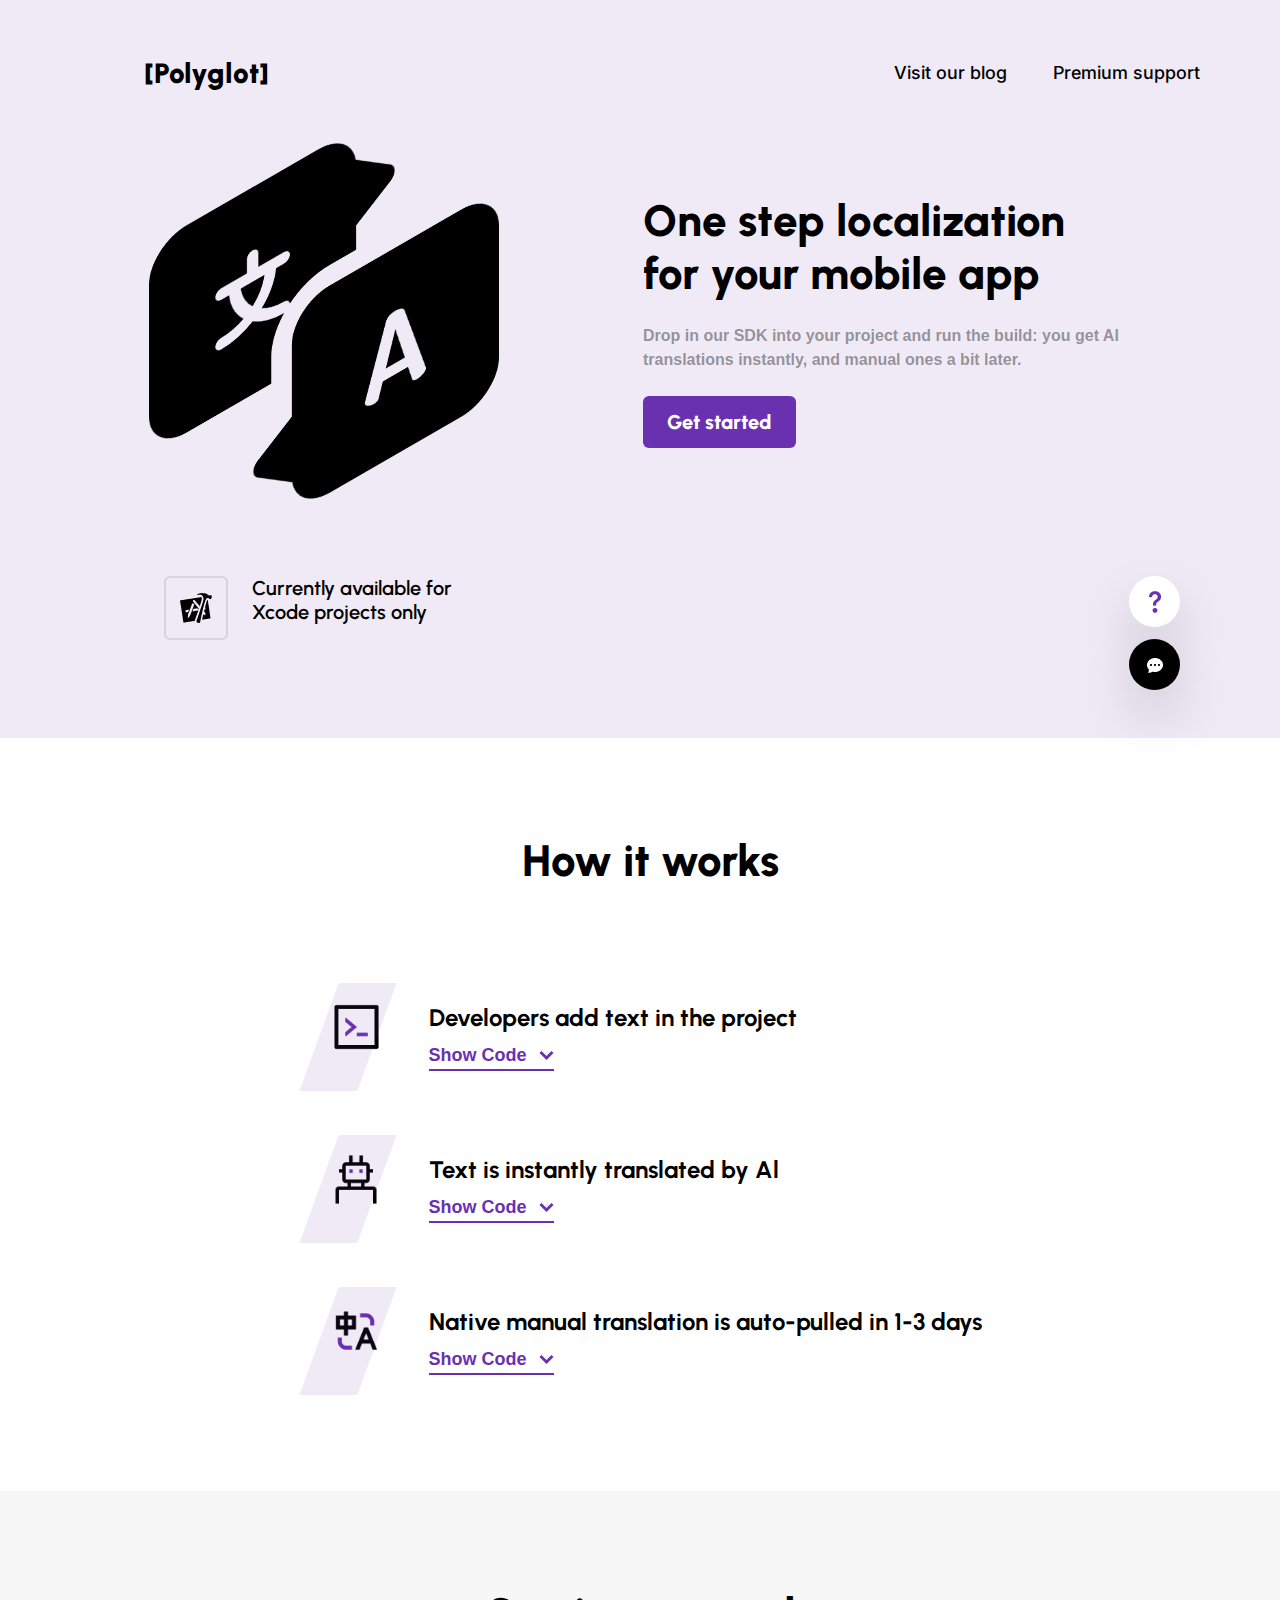
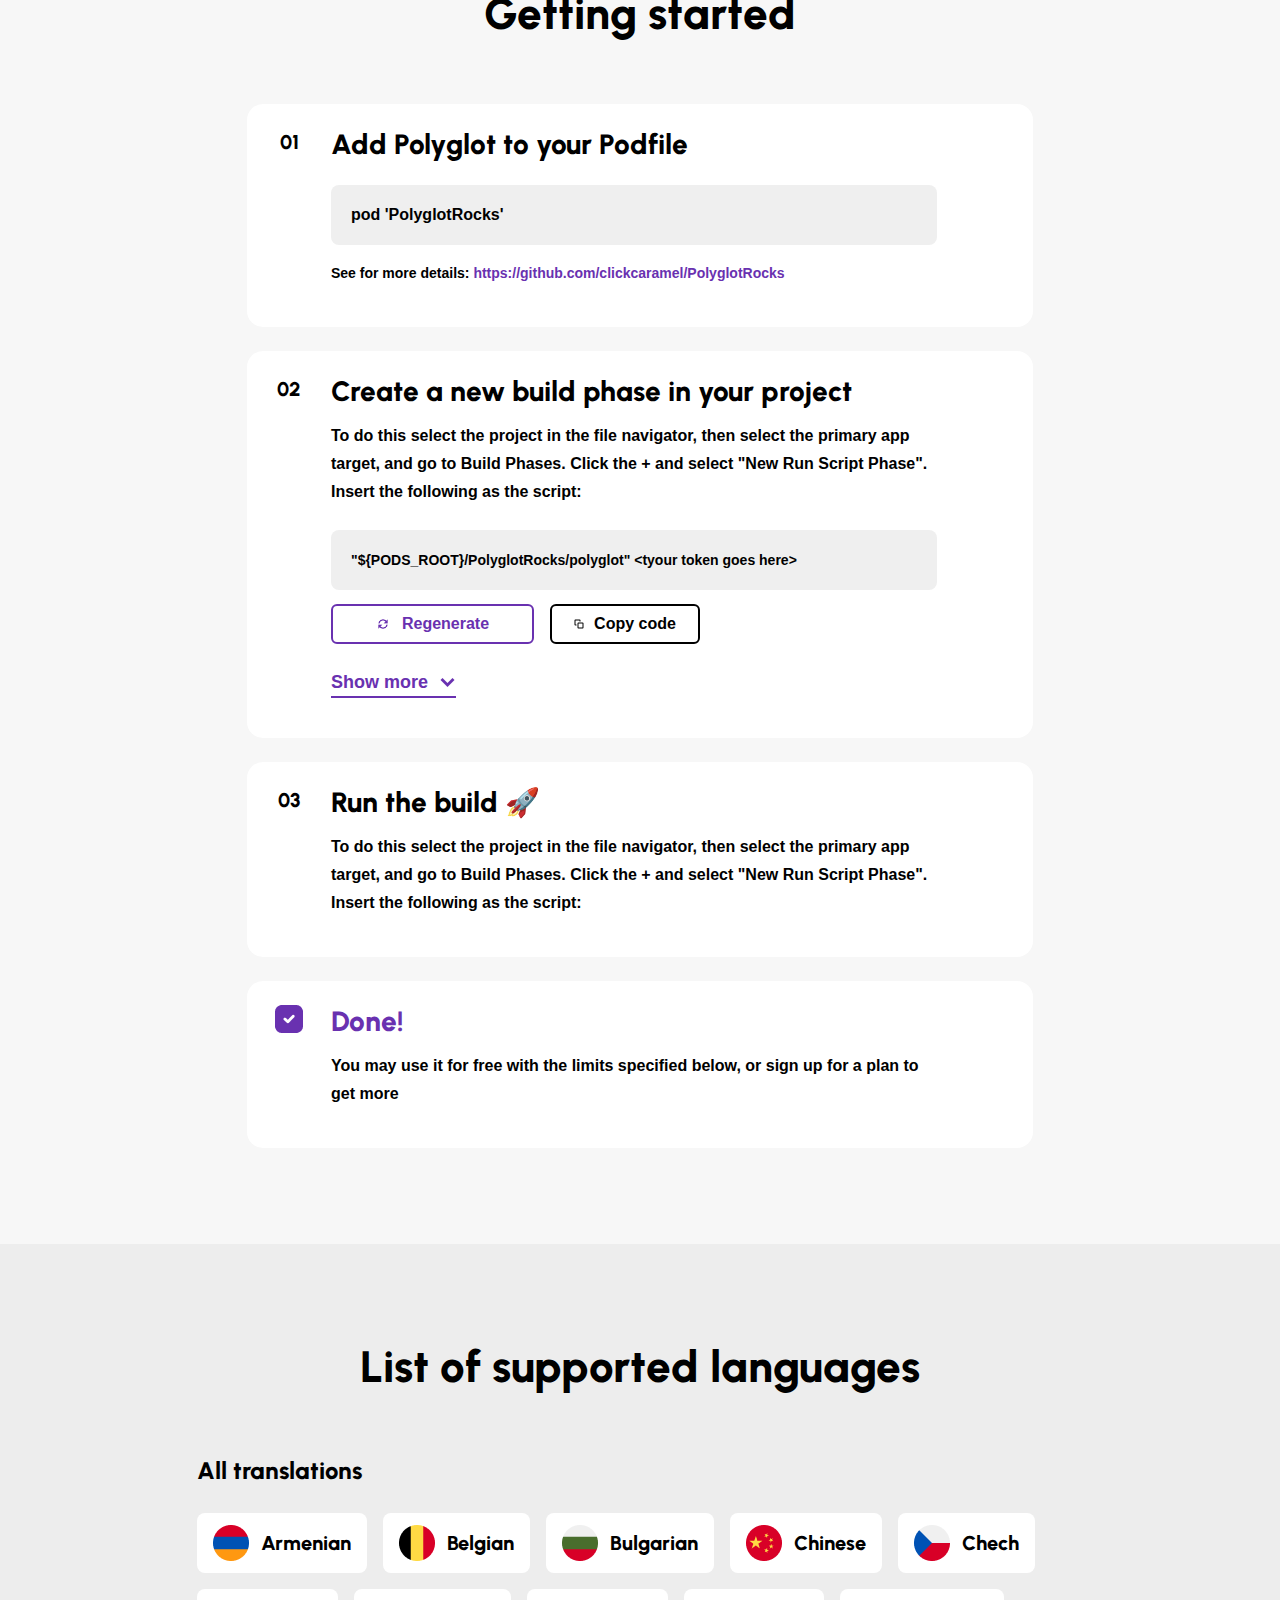
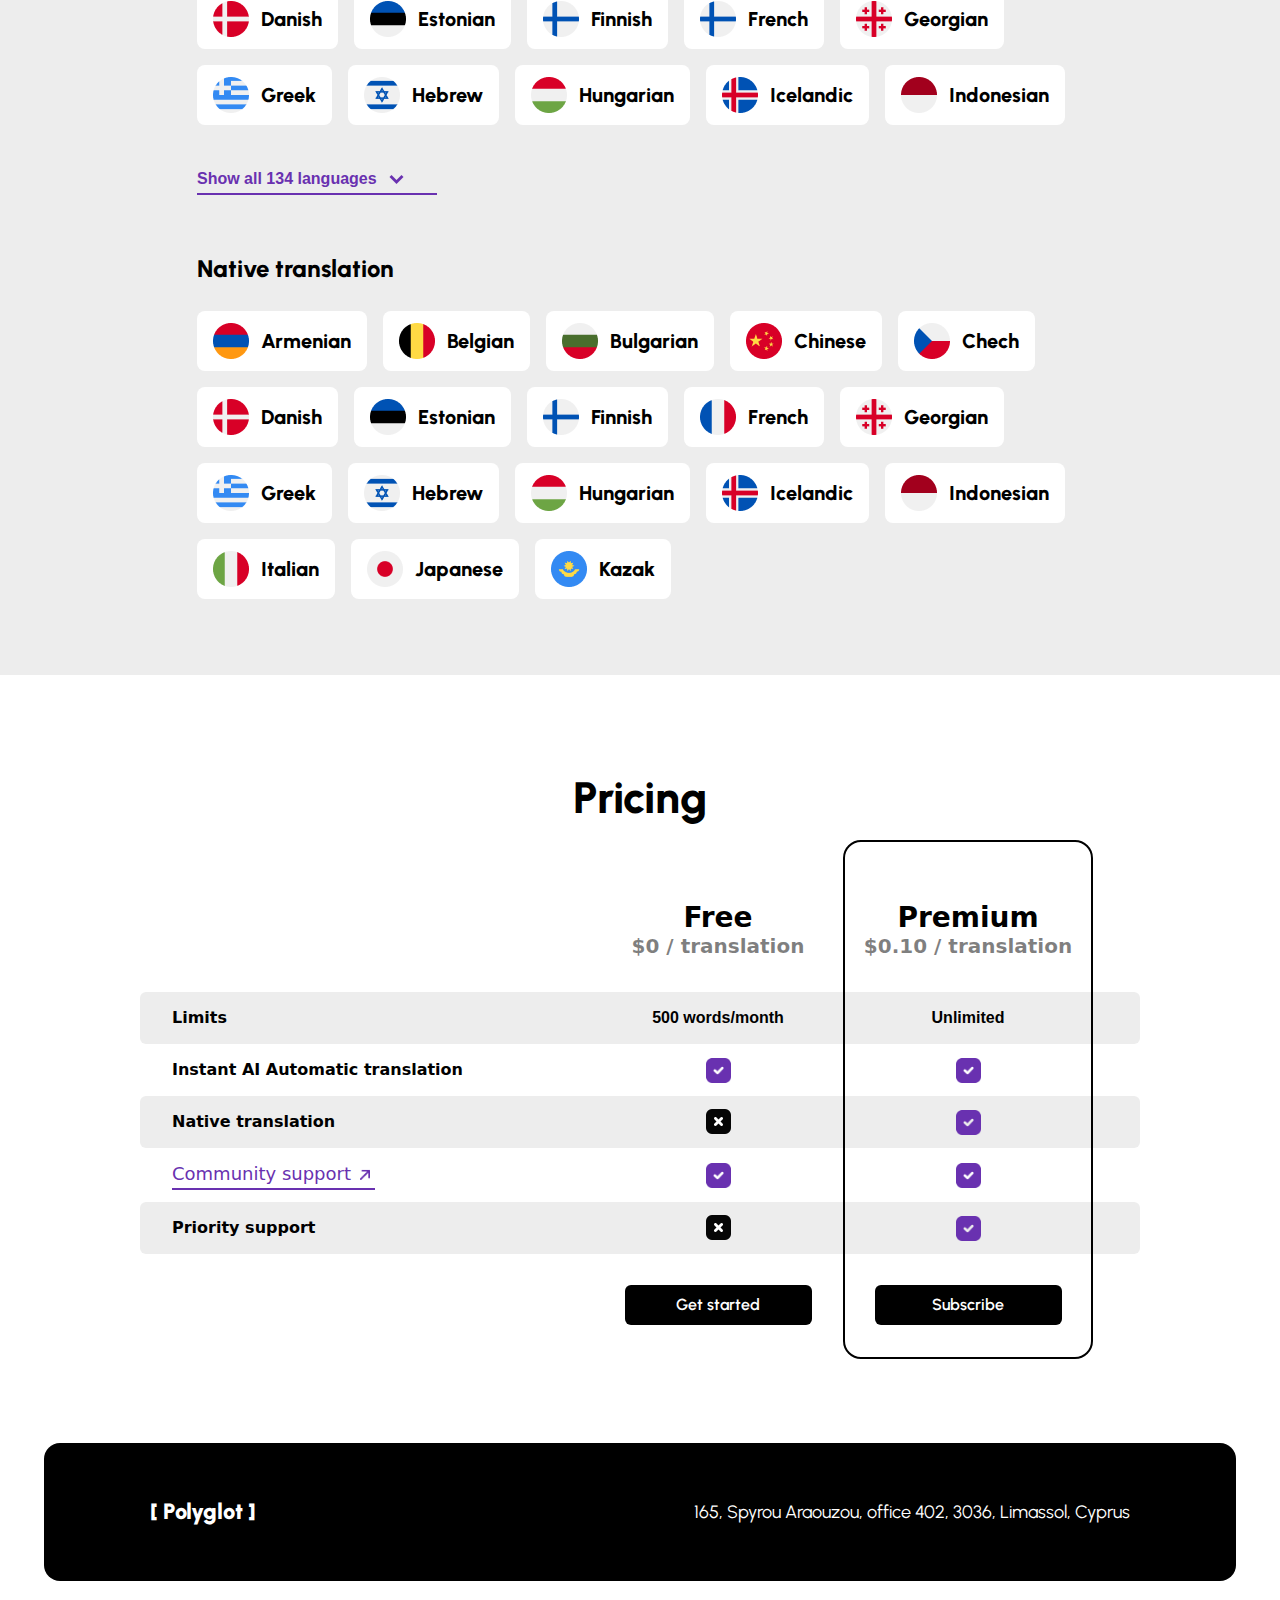
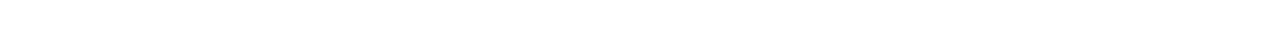
<file: index.html>
<!DOCTYPE html>
<html lang="en">

<head>
  <meta charset="UTF-8">
  <meta http-equiv="X-UA-Compatible" content="IE=edge">
  <meta name="viewport" content="width=device-width, initial-scale=1.0">
  <link rel="stylesheet" href="css/style.css">
  <link rel="preconnect" href="https://fonts.googleapis.com">
  <link rel="preconnect" href="https://fonts.gstatic.com" crossorigin>
  <link rel="preconnect" href="https://fonts.googleapis.com">
  <link rel="preconnect" href="https://fonts.gstatic.com" crossorigin>
  <link
    href="https://fonts.googleapis.com/css2?family=Inter:wght@100;200;300;400;500;600;700;800;900&family=Urbanist:wght@400;500;600;700;800;900&display=swap"
    rel="stylesheet">
  <title>Polyglot</title>
</head>

<body>

  <!-- generate token Modal -->
  <div id="generate-token-modal"
    class="hidden flex justify-center items-center w-full h-full fixed bg-lightViolet z-10">
    <div
      class=" relative right-0 left-0 z-2 flex bg-white w-[335px] md:w-full max-w-[786px] rounded-2xl md:pr-14 pr-0 pt-6 pb-10">
      <button id="absolute-modal-exit-1" accesskey="q" class="absolute right-2 top-2">
        <img width="25" height="25" src="./img/eva_close-circle-outline.png" alt="close-circle">
      </button>
      <div class="md:ml-8 ml-0 md:mr-10 md:pl-0  md:px-0 px-6 w-full">
        <h2
          class="font-urbanist font-extrabold text-[28px] leading-[33px] w-[375px] md:w-full break-words  md:break-normal	inline-block md:block md:w-full w-[281px]">
          Premium localisation service
        </h2>
        <div class="w-[375px] md:w-full break-words  md:break-normal	inline-block md:block md:w-full w-[281px]">
          <div class="flex flex-row items-center">
            <p class="line-through font-urbanist font-extrabold text-[28px] leading-[33px] text-black/50 mt-3.5">
              $0.10
            </p>
            <p class="ml-4 font-urbanist font-extrabold text-[28px] leading-[33px] text-violet mt-3.5">
              $0.05
            </p>
            <p class="ml-2 font-urbanist font-extrabold text-[16px] leading-[19px] text-black mt-3.5">
              / translation
            </p>
          </div>
          <p class="font-urbanist w-full font-extrabold text-sm px-5 py-4 mt-6 bg-lightGrey rounded-lg">
            fbe84034-f6c9-406d-a53b-c1b70b60685a
          </p>
        </div>
        <button id="subscribe" accesskey="s"
          class="flex mt-3.5 h-[40px]  w-[281px] bg-black md:w-[203px]  rounded-md text-white text-base font-urbanist font-semibold leading-7 items-center justify-center	">
          Subscribe
        </button>
      </div>
    </div>
  </div>



  <!-- Thank you Modal -->
  <div id="thank-you-modal" class="hidden flex justify-center items-center w-full h-full fixed bg-lightViolet z-10">
    <div
      class="relative right-0 left-0 z-2 flex bg-white w-[335px] md:w-full max-w-[786px] rounded-2xl pr-0 pt-6 pb-10">
      <button id="absolute-modal-exit-2" accesskey="w" class="absolute right-2 top-2">
        <img width="25" height="25" src="./img/eva_close-circle-outline.png" alt="close-circle">
      </button>
      <div class="mx-auto flex flex-col items-center text-center mt-9 mb-8">
        <div class="">
          <img width="65" height="68" src="./img/icon-park-outline_success.png" alt="close-circle">
        </div>
        <h1
          class="mt-[14px] font-urbanist font-extrabold text-[28px] leading-[33px] w-[375px] md:w-full break-words  md:break-normal	inline-block md:block md:w-full w-[281px]">
          Thank you for purchase
        </h1>
        <p class="font-urbanist font-extrabold text-[16px] leading-[19px] text-black/40 mt-3.5">
          Try running the build now: it should have no translation limits now.
        </p>
        <p class="font-urbanist font-extrabold text-[16px] leading-[19px] text-black/40">
          Also, our translators will start improving the AI translations immediately.
        </p>
      </div>
    </div>
  </div>



  <!-- Please Wait Modal -->
  <div id="please-wait-modal" class="hidden flex justify-center items-center w-full h-full fixed bg-lightViolet z-10">
    <div
      class="relative right-0 left-0 z-2 flex bg-white w-[335px] md:w-full max-w-[786px] rounded-2xl pr-0 pt-6 pb-10">
      <button id="absolute-modal-exit-3" accesskey="u" class="absolute right-2 top-2">
        <img width="25" height="25" src="./img/eva_close-circle-outline.png" alt="close-circle">
      </button>
      <div class="mx-auto flex flex-col items-center text-center mt-9 mb-7">
        <div class="flex justify-center items-center">
          <img class="animate-spin" width="70" height="70" src="./img/spinner.png" alt="close-circle">
        </div>
        <h1
          class="mt-[13px] font-urbanist font-extrabold text-[28px] leading-[33px] w-[375px] md:w-full break-words  md:break-normal	inline-block md:block md:w-full w-[281px]">
          Please wait
        </h1>
        <p class="font-urbanist font-extrabold text-[16px] leading-[19px] text-black/40 mt-1">
          You have slow internet connection
        </p>
      </div>
    </div>
  </div>

  <!-- Need some help Modal -->
  <div id="need-help-modal" class="hidden flex justify-center items-center w-full h-full fixed bg-lightViolet z-10">
    <div
      class=" relative right-0 left-0 z-2 flex bg-white w-[335px] md:w-full max-w-[613px] rounded-2xl md:pr-[19px] pr-0 pt-9 pb-10">
      <button id="absolute-modal-exit-4" accesskey="r" class="absolute right-2 top-2">
        <img class="w-[25px] h-[25px]" src="./img/eva_close-circle-outline.png" alt="close-circle">
      </button>
      <div class="md:ml-8 ml-0  md:pl-0  md:px-0 px-6 w-full">
        <h1
          class=" font-urbanist font-extrabold text-[28px] leading-[33px] w-[375px] md:w-full break-words  md:break-normal	inline-block md:block md:w-full w-[281px]">
          Need some Help?
        </h1>
        <div class="w-[375px] md:w-full break-words  md:break-normal	inline-block md:block md:w-full w-[281px]">
          <div class="flex flex-row items-center">
            <p class="font-urbanist font-extrabold text-lg	 leading-[25px] text-black/50 mt-3">
              Feel free to request Polyglot integration for your project at no cost. Due to high volume of requests,
              it's required to subscribe in order to get the help with integration. You won't be charged for that unless
              you actually start using Polyglot
            </p>
          </div>
        </div>
        <button id="need-help-btn" accesskey="t"
          class="flex mt-8 h-[40px]  w-[281px] bg-black md:w-[203px]  rounded-md text-white text-base font-urbanist font-semibold leading-7 items-center justify-center	">
          Subscribe & get help
        </button>
      </div>
    </div>
  </div>



  <!-- Navbar -->
  <nav class="md:py-14 pt-4 pb-14 md:pr-20 md:pl-36 bg-[rgba(105,49,176,0.1)]">
    <!-- Flex container -->
    <div class="flex items-center justify-between md:mx-0 mx-5">
      <!-- Logo -->
      <a href="#" class="font-urbanist font-black text-[28px] leading-[34px] md:block hidden">[Polyglot]</a>
      <a href="#" class="whitespace-nowrap font-urbanist font-black text-[28px] leading-[34px] md:hidden block">[ P
        ]</a>

      <!-- Menu Items -->
      <div class=" md:flex md:flex-row flex-col ml-[12px] md:ml-0">
        <a href="#" class="font-inter font-medium xxs:text-sm md:text-lg leading-[22px]">Visit our blog</a>
        <a href="#"
          class="md:ml-[46px] xs:ml-[30px] xxs:ml-[5px] font-inter font-medium xxs:text-sm md:text-lg leading-[22px]">Premium
          support</a>
      </div>
    </div>
  </nav>



  <!-- Main Section -->
  <section class=" bg-[rgba(105,49,176,0.1)] ">
    <!-- Flex Container -->
    <div class="flex md:flex-row flex-col mx-5 md:items-center justify-center">
      <!-- Image -->
      <img class="skew-y-[-30deg]" width="350" height="350" src="img/translate.png" alt="transate">
      <!-- Right item -->
      <div class="flex flex-col mt-20 md:mt-0 md:ml-36 md:w-[488px]">
        <h2
          class="text-[44px] font-urbanist font-extrabold leading-[53px] break-words  md:break-normal	inline-block md:block md:w-full xs:w-[335px] xxs:w-[280px]">
          One step localization for your mobile app
        </h2>
        <p
          class="font-menlo leading-6 font-bold text-base pt-6 text-left text-black/40 break-words md:break-normal	inline-block md:block md:w-full xs:w-[335px] xxs:w-[280px]">
          Drop in our SDK into your project and run the build: you get AI translations instantly, and manual ones a
          bit
          later.
        </p>
        <button
          class="h-[52px]  bg-violet rounded-md mt-6 text-white text-[20px] font-urbanist font-extrabold leading-6 xs:w-[335px] xxs:w-[280px] md:w-[153px]">
          Get started
        </button>
      </div>
    </div>
    <!-- Buttons under -->
    <div class="flex md:pl-36 pl-0 md:pr-20 pr-0 md:mt-20 mt-8 relative mx-5">
      <div class="flex flex-row md:mb-0 mb-10 xs:w-full xxs:w-[280px]">
        <button
          class="flex h-[64px] w-[64px] items-center justify-center  rounded-md border-2 border-solid border-black/10 ">
          <img src="img/cib_xcode.png " width="32" height="32" alt="xcode">
        </button>
        <p class="w-[250px] sm:ml-6 ml-3 font-urbanist font-semibold text-xl	leading-6">Currently available for Xcode
          projects only</p>
      </div>
      <div class="flex flex-col ml-auto md:relative absolute bottom-12 md:bottom-0 right-[-0.5rem] md:right-0 ">
        <button class="flex h-[51px] w-[51px] items-center justify-center  bg-white rounded-full drop-shadow-2xl">
          <img src="img/ooui_help-ltr.png" width="24" height="24" alt="help">
        </button>
        <button
          class="flex h-[51px] w-[51px] items-center justify-center bg-black rounded-full drop-shadow-2xl mt-3 md:mb-12">
          <img src="img/bi_chat-dots-fill.png" width="16" height="16" alt="chat">
        </button>
      </div>
    </div>
  </section>










  <!-- How it works section -->
  <section class="bg-white">
    <!-- Flex container -->
    <div class="flex flex-col pt-24 bg-white items-center justify-center mr-5 ml-10 mx-5">
      <h2 class="text-[44px] font-urbanist font-extrabold leading-[53px]">
        How it works
      </h2>
      <div class="mx-5">
        <!-- Flex container with content 1 -->
        <div class="flex flex-row mt-24 ">
          <!-- rectangle -->
          <div class="relative w-[78px] h-[108px] items-center justify-center">
            <img class="absolute top-4 right-0 md:right-3" width="57" height="57" src="img/ant-design_code-outlined.png"
              alt="code">
            <div class="w-[58px] h-[108px] bg-lighterViolet bg-o skew-x-[-20deg]"></div>
          </div>
          <!-- Content -->
          <div class="flex flex-col ml-8 justify-center">
            <p class="font-urbanist font-bold text-2xl leading-[30px]">
              Developers add text in the project
            </p>
            <!-- OnClick button text content -->
            <div id="show-code-content" class="bg-lighterGrey rounded-md mt-2.5 mb-6 hidden xxs:w-[168px] xs:w-full">
              <div class=" text-[15px] leading-[26px] font-bold font-menlo  flex flex-row mt-5 mr-6 ">
                <p class=" xxs:mr-2 xs:mr-4 xxs:ml-2 xs:ml-6 text-black/30">
                  1
                </p>
                <p class="text-[13px] leading-[22px]  font-bold inline-block break-words ">
                  // Add description so that our translators have more context
                </p>
              </div>

              <div class="flex flex-row mr-6  mt-1 ">
                <p class=" xxs:mr-2 xs:mr-4 xxs:ml-2 xs:ml-6 text-black/30">
                  2
                </p>
                <p class="text-[13px] leading-[22px] text-violet  font-bold inline-block break-words ">
                  "EXAMPLE_TEXT" = "This is just an example text";
                </p>
              </div>

              <div class=" flex flex-row mr-6  mt-1 ">
                <p class=" xxs:mr-2 xs:mr-4 xxs:ml-2 xs:ml-6 text-black/30">
                  3
                </p>
                <p class="text-[13px] leading-[22px]  font-bold inline-block break-words ">
                  // Feel free to specify links to your designs as well:
                </p>
              </div>

              <div class=" flex flex-row mr-6  mt-1 ">
                <p class=" xxs:mr-2 xs:mr-4 xxs:ml-2 xs:ml-6 text-black/30">
                  4
                </p>
                <p class="text-[13px] leading-[22px] break-all font-bold inline-block break-words ">
                  // https://drive.google.com/file/d/1Xxk-1j_01dfQLryG-thsxIS5f_fbP6Ti/view
                </p>
              </div>

              <div class=" flex flex-row mr-6  mt-1 mb-4">
                <p class=" xxs:mr-2 xs:mr-4 xxs:ml-2 xs:ml-6 text-black/30">
                  5
                </p>
                <p class="text-[13px] leading-[22px] text-violet  font-bold inline-block break-words ">
                  "LOCALISATION_EASY" = "Localisation finally got easy";
                </p>
              </div>

            </div>
            <button id="show-code" accesskey="c"
              class=" font-menlo font-bold leading-7 text-lg	 flex flex-row items-center  border-b-2 border-violet w-[125px]	pt-2">
              <span id="show-code-title-show" class="text-lg text-violet">Show Code</span>
              <span id="show-code-title-hide" class="text-lg text-violet hidden">Hide Code</span>
              <img id="show-code-arrow-down" class="ml-3" width="15" height="11" src="./img/arrow-down.png"
                alt='arrow-down'>
              <img id="show-code-arrow-up" class="ml-3 hidden " width="15" height="11" src="./img/bxs_chevron-down.png"
                alt='arrow-down'>
            </button>
          </div>
        </div>

        <!-- Flex container with content 2 -->
        <div class="flex flex-row mt-11 ">
          <!-- rectangle -->
          <div class="relative w-[78px] h-[108px] items-center justify-center">
            <img class="absolute top-4 right-0 md:right-3" width="58" height="57" src="./img/carbon_bot.png"
              alt=" code">
            <div class="w-[58px] h-[108px] bg-lighterViolet bg-o skew-x-[-20deg]"></div>
          </div>
          <!-- Content -->
          <div class="flex flex-col ml-8 justify-center">
            <p class="font-urbanist font-bold text-2xl leading-[30px]">
              Text is instantly translated by Al
            </p>
            <button
              class=" font-menlo font-bold leading-7 text-lg	flex flex-row items-center text-violet border-b-2 border-violet w-[125px] text-lg	pt-2">
              Show
              Code
              <img class="ml-3  " width="15" height="11" src="./img/arrow-down.png" alt='arrow-down'>
            </button>
          </div>
        </div>
        <!-- Flex container with content 3 -->
        <div class="flex flex-row mt-11 mb-24">
          <!-- rectangle -->
          <div class="relative w-[78px] h-[108px] items-center justify-center">
            <img class="absolute top-4 right-0 md:right-3" width="58" height="57" src="./img/carbon_languages.png"
              alt="code">
            <div class="w-[58px] h-[108px] bg-lighterViolet bg-o skew-x-[-20deg]"></div>
          </div>
          <!-- Content -->
          <div class="flex flex-col ml-8 justify-center">
            <p class="font-urbanist font-bold text-2xl leading-[30px]">
              Native manual translation is auto-pulled in 1-3 days
            </p>
            <button
              class="font-menlo font-bold leading-7 text-lg flex flex-row items-center text-violet border-b-2 border-violet w-[125px] pt-2">
              Show Code
              <img class="ml-3" width="15" height="11" src="./img/arrow-down.png" alt='arrow-down'>
            </button>
          </div>
        </div>
      </div>
    </div>
  </section>









  <!-- Getting started section-->
  <section class="bg-veryLightGray ">
    <!-- Container to heading and testm blocks -->
    <div class="flex flex-col pt-24 items-center justify-center">
      <!-- Heading -->
      <h2 class="text-[44px] font-urbanist font-extrabold leading-[53px]">
        Getting started
      </h2>
      <!--Box Container -->
      <div class="flex flex-col items-center justify-center mt-16 mb-24  mx-5">

        <!--Bravo Container -->
        <div
          class="inline-grid md:grid-cols-[84px,1fr] md:grid-rows-[1fr] grid-rows-[48px,1fr] bg-white xs:w-[335px] xxs:w-[280px] md:w-full max-w-[786px] rounded-2xl md:pr-14 pr-0 pt-6 pb-10 md:mx-12">
          <p class="font-urbanist font-extrabold  text-xl	leading-[28px] md:mx-auto md:px-0 px-6">01</p>
          <div class="md:mr-10 md:pl-0  md:px-0 px-6">
            <h2 class="font-urbanist font-extrabold text-[28px] leading-[33px]">Add Polyglot to your Podfile </h2>
            <p
              class="font-menlo font-bold text-base	leading-7	pl-5 py-4 mt-6 bg-lightGrey rounded-lg md:w-full xxs:w-[235px] xs:w-[281px]">
              pod 'PolyglotRocks'
            </p>
            <p
              class="font-menlo font-bold text-sm	leading-7 mt-3.5 w-[375px] md:w-full break-words  md:break-normal	inline-block md:block md:w-full xxs:w-[235px] xs:w-[281px]">
              See for more details: <a class="text-violet"
                href="https://github.com/clickcaramel/PolyglotRocks">https://github.com/clickcaramel/PolyglotRocks</a>
            </p>
          </div>
        </div>

        <!--Build phase Container -->
        <div
          class="inline-grid md:grid-cols-[84px,1fr] md:grid-rows-[1fr] grid-rows-[48px,1fr] bg-white xs:w-[335px] xxs:w-[280px] md:w-full max-w-[786px] rounded-2xl pr-14 pt-6 pb-10 mx-0 md:mx-12 mt-6">
          <p class="font-urbanist font-extrabold  text-xl	leading-[28px] md:mx-auto md:px-0 px-6">02</p>
          <div class="md:mr-10 md:pl-0  md:px-0 px-6">
            <h2
              class="font-urbanist font-extrabold text-[28px] leading-[33px] w-[375px] md:w-full break-words  md:break-normal	inline-block md:block md:w-full xxs:w-[235px] xs:w-[281px]">
              Create a new build phase in your project
            </h2>
            <div
              class="w-[375px] md:w-full break-words  md:break-normal	inline-block md:block md:w-full xxs:w-[235px] xs:w-[281px]">
              <p class="font-menlo font-bold text-base	leading-7 font-semibold mt-3.5">
                To do this select the project in the file navigator, then select the primary app target, and go
                to Build
                Phases. Click the + and select "New Run Script Phase". Insert the following as the script:
              </p>
              <p class="font-menlo font-bold text-sm	leading-7	 px-5 py-4 mt-6 bg-lightGrey rounded-lg">
                "${PODS_ROOT}/PolyglotRocks/polyglot" &lt;tyour token goes here&gt;
              </p>
            </div>
            <!-- Buttons Container -->
            <div class="flex mt-3.5 md:flex-row flex-col">
              <button id="generate-token" accesskey="a"
                class="flex h-[40px]  xxs:w-[235px] xs:w-[281px]  md:w-[203px] border-2 border-solid border-violet rounded-md text-violet font-menlo font-bold text-base	leading-7	 items-center justify-center	">
                <img class="pr-3" src="img/ci_refresh-02.png" width="26" height="26" alt="refresh">
                Regenerate
              </button>
              <button
                class="flex h-[40px] md:mt-0 mt-3.5 xxs:w-[235px] xs:w-[281px]  md:w-[150px] ml-0 md:ml-4 border-2 border-solid border-black rounded-md text-black font-menlo font-bold text-base	leading-7	 items-center justify-center	">
                <img class="pr-2.5" width="20" height="20" src="img/ooui_copy-ltr.png" alt="copy">
                Copy code
              </button>
            </div>
            <button
              class="flex flex-row items-center text-violet font-menlo font-bold text-base	leading-7	 border-b-2 border-violet w-[125px] text-lg	mt-6">
              Show more
              <img class="ml-3" width="15" height="11" src="./img/arrow-down.png" alt='arrow-down'>
            </button>
          </div>
        </div>



        <!-- Run the build  Container -->
        <div
          class="inline-grid md:grid-cols-[84px,1fr] md:grid-rows-[1fr] grid-rows-[48px,1fr] bg-white xs:w-[335px] xxs:w-[280px] md:w-full max-w-[786px] rounded-2xl pr-14 pt-6 pb-10 mx-0 md:mx-12 mt-6">
          <p class="font-urbanist font-extrabold  text-xl	leading-[28px] md:mx-auto md:px-0 px-6">03</p>
          <div class="md:mr-10 md:pl-0  md:px-0 px-6">
            <h2 class="font-urbanist font-extrabold text-[28px] leading-[33px]">Run the build 🚀</h2>
            <p class=" mt-3.5 font-menlo font-bold text-base	leading-7	 ">
              To do this select the project in the file navigator, then select the primary app target, and go
              to Build
              Phases. Click the + and select "New Run Script Phase". Insert the following as the script:
            </p>
          </div>
        </div>


        <!-- Done Container -->
        <div
          class="inline-grid md:grid-cols-[84px,1fr] md:grid-rows-[1fr] grid-rows-[48px,1fr] bg-white xs:w-[335px] xxs:w-[280px] md:w-full max-w-[786px] rounded-2xl pr-14 pt-6 pb-10 mx-0 md:mx-12 mt-6">
          <img src="./img/done-icon.png" width="28" height="28" class="md:mx-auto md:px-0 px-6" alt="done-icon">
          <div class="md:mr-10 md:pl-0  md:px-0 px-6">
            <h2 class="font-urbanist font-extrabold text-[28px] leading-[33px] text-violet">Done!</h2>
            <p class=" font-menlo font-bold text-base	leading-7	 mt-3.5">
              You may use it for free with the limits specified below, or sign up for a plan to get more
            </p>
          </div>
        </div>

      </div>
    </div>
  </section>










  <!-- List of supported languages section-->
  <section class="bg-lighterGrey ">
    <div class="flex flex-col pt-24 items-center  justify-center">
      <!-- Heading -->
      <h2 class="text-center text-[44px] font-urbanist font-extrabold leading-[53px]">
        List of supported languages
      </h2>
      <!--Box Container -->
      <div class="flex flex-col items-left justify-center mt-16   mx-5 mb-[60px]">

        <h2 class="text-2xl mb-7 font-urbanist font-extrabold leading-7">
          All translations
        </h2>
        <!-- All translations Container -->
        <div class="flex flex-row max-w-[886px] flex-wrap ">
          <div class="flex items-center bg-white rounded-lg md:mr-4 mr-2 md:mb-4 mb-2">
            <img class="md:ml-4 ml-2 md:w-[36px] w-[26px] " width="36" height="36" alt="armenia"
              src="./img/countries/armenia.png ">
            <p
              class="font-urbanist font-extrabold md:my-4 my-[12px] md:ml-3 ml-[8px] md:mr-4 mr-[10px] md:mb-4 mb-[10px] md:text-xl text-sm leading-6">
              Armenian</p>
          </div>
          <div class="flex items-center bg-white rounded-lg md:mr-4 mr-2 md:mb-4 mb-2">
            <img class="md:ml-4 ml-2 md:w-[36px] w-[26px] " width="36" height="36" alt="belgium"
              src="./img/countries/belgium.png">
            <p
              class="font-urbanist font-extrabold md:my-4 my-[12px] md:ml-3 ml-[8px] md:mr-4 mr-[10px] md:mb-4 mb-[10px] md:text-xl text-sm leading-6">
              Belgian</p>
          </div>
          <div class="flex items-center bg-white rounded-lg md:mr-4 mr-2 md:mb-4 mb-2">
            <img class="md:ml-4 ml-2 md:w-[36px] w-[26px] " width="36" height="36" alt="bulgaria"
              src="./img/countries/bulgaria.png">
            <p
              class="font-urbanist font-extrabold md:my-4 my-[12px] md:ml-3 ml-[8px] md:mr-4 mr-[10px] md:mb-4 mb-[10px] md:text-xl text-sm leading-6">
              Bulgarian</p>
          </div>
          <div class="flex items-center bg-white rounded-lg md:mr-4 mr-2 md:mb-4 mb-2">
            <img class="md:ml-4 ml-2 md:w-[36px] w-[26px] " width="36" height="36" alt="china"
              src="./img/countries/china.png">
            <p
              class="font-urbanist font-extrabold md:my-4 my-[12px] md:ml-3 ml-[8px] md:mr-4 mr-[10px] md:mb-4 mb-[10px] md:text-xl text-sm leading-6">
              Chinese</p>
          </div>
          <div class="flex items-center bg-white rounded-lg md:mr-4 mr-2 md:mb-4 mb-2">
            <img class="md:ml-4 ml-2 md:w-[36px] w-[26px] " width="36" height="36" alt="czech_republic"
              src="./img/countries/czech_republic.png">
            <p
              class="font-urbanist font-extrabold md:my-4 my-[12px] md:ml-3 ml-[8px] md:mr-4 mr-[10px] md:mb-4 mb-[10px] md:text-xl text-sm leading-6">
              Chech</p>
          </div>
          <div class="flex items-center bg-white rounded-lg md:mr-4 mr-2 md:mb-4 mb-2">
            <img class="md:ml-4 ml-2 md:w-[36px] w-[26px] " width="36" height="36" alt="denmark"
              src="./img/countries/denmark.png">
            <p
              class="font-urbanist font-extrabold md:my-4 my-[12px] md:ml-3 ml-[8px] md:mr-4 mr-[10px] md:mb-4 mb-[10px] md:text-xl text-sm leading-6">
              Danish</p>
          </div>
          <div class="flex items-center bg-white rounded-lg md:mr-4 mr-2 md:mb-4 mb-2">
            <img class="md:ml-4 ml-2 md:w-[36px] w-[26px] " width="36" height="36" alt="estonia"
              src="./img/countries/estonia.png">
            <p
              class="font-urbanist font-extrabold md:my-4 my-[12px] md:ml-3 ml-[8px] md:mr-4 mr-[10px] md:mb-4 mb-[10px] md:text-xl text-sm leading-6">
              Estonian</p>
          </div>
          <div class="flex items-center bg-white rounded-lg md:mr-4 mr-2 md:mb-4 mb-2">
            <img class="md:ml-4 ml-2 md:w-[36px] w-[26px] " width="36" height="36" alt="finland"
              src="./img/countries/finland.png">
            <p
              class="font-urbanist font-extrabold md:my-4 my-[12px] md:ml-3 ml-[8px] md:mr-4 mr-[10px] md:mb-4 mb-[10px] md:text-xl text-sm leading-6">
              Finnish</p>
          </div>
          <div class="flex items-center bg-white rounded-lg md:mr-4 mr-2 md:mb-4 mb-2">
            <img class="md:ml-4 ml-2 md:w-[36px] w-[26px] " width="36" height="36" alt="finland"
              src="./img/countries/finland.png">
            <p
              class="font-urbanist font-extrabold md:my-4 my-[12px] md:ml-3 ml-[8px] md:mr-4 mr-[10px] md:mb-4 mb-[10px] md:text-xl text-sm leading-6">
              French</p>
          </div>
          <div class="flex items-center bg-white rounded-lg md:mr-4 mr-2 md:mb-4 mb-2">
            <img class="md:ml-4 ml-2 md:w-[36px] w-[26px] " width="36" height="36" alt="georgia"
              src="./img/countries/georgia.png">
            <p
              class="font-urbanist font-extrabold md:my-4 my-[12px] md:ml-3 ml-[8px] md:mr-4 mr-[10px] md:mb-4 mb-[10px] md:text-xl text-sm leading-6">
              Georgian</p>
          </div>
          <div class="flex items-center bg-white rounded-lg md:mr-4 mr-2 md:mb-4 mb-2">
            <img class="md:ml-4 ml-2 md:w-[36px] w-[26px] " width="36" height="36" alt="greece"
              src="./img/countries/greece.png">
            <p
              class="font-urbanist font-extrabold md:my-4 my-[12px] md:ml-3 ml-[8px] md:mr-4 mr-[10px] md:mb-4 mb-[10px] md:text-xl text-sm leading-6">
              Greek</p>
          </div>
          <div class="flex items-center bg-white rounded-lg md:mr-4 mr-2 md:mb-4 mb-2">
            <img class="md:ml-4 ml-2 md:w-[36px] w-[26px] " width="36" height="36" alt="israel"
              src="./img/countries/israel.png">
            <p
              class="font-urbanist font-extrabold md:my-4 my-[12px] md:ml-3 ml-[8px] md:mr-4 mr-[10px] md:mb-4 mb-[10px] md:text-xl text-sm leading-6">
              Hebrew</p>
          </div>
          <div class="flex items-center bg-white rounded-lg md:mr-4 mr-2 md:mb-4 mb-2">
            <img class="md:ml-4 ml-2 md:w-[36px] w-[26px] " width="36" height="36" alt="hungary"
              src="./img/countries/hungary.png">
            <p
              class="font-urbanist font-extrabold md:my-4 my-[12px] md:ml-3 ml-[8px] md:mr-4 mr-[10px] md:mb-4 mb-[10px] md:text-xl text-sm leading-6">
              Hungarian</p>
          </div>
          <div class="flex items-center bg-white rounded-lg md:mr-4 mr-2 md:mb-4 mb-2">
            <img class="md:ml-4 ml-2 md:w-[36px] w-[26px] " width="36" height="36" alt="iceland"
              src="./img/countries/iceland.png">
            <p
              class="font-urbanist font-extrabold md:my-4 my-[12px] md:ml-3 ml-[8px] md:mr-4 mr-[10px] md:mb-4 mb-[10px] md:text-xl text-sm leading-6">
              Icelandic</p>
          </div>
          <div class="flex items-center bg-white rounded-lg md:mr-4 mr-2 md:mb-4 mb-2">
            <img class="md:ml-4 ml-2 md:w-[36px] w-[26px] " width="36" height="36" alt="indonesia"
              src="./img/countries/indonesia.png">
            <p
              class="font-urbanist font-extrabold md:my-4 my-[12px] md:ml-3 ml-[8px] md:mr-4 mr-[10px] md:mb-4 mb-[10px] md:text-xl text-sm leading-6">
              Indonesian</p>
          </div>
        </div>
        <button
          class="font-menlo font-bold text-base	leading-7	 flex flex-row items-center text-violet border-b-2 border-violet w-[240px] mb-[60px]	mt-6">
          Show all 134 languages
          <img class="ml-3" width="15" height="11" src="./img/arrow-down.png" alt='arrow-down'>
        </button>

        <!-- Native translations Container -->
        <h2 class="text-2xl mb-7 font-urbanist font-extrabold leading-7">
          Native translation
        </h2>
        <div class="flex flex-row max-w-[886px] flex-wrap">
          <div class="flex items-center bg-white rounded-lg md:mr-4 mr-2 md:mb-4 mb-2">
            <img class="md:ml-4 ml-2 md:w-[36px] w-[26px] " width="36" height="36" alt="armenia"
              src="./img/countries/armenia.png">
            <p
              class="font-urbanist font-extrabold md:my-4 my-[12px] md:ml-3 ml-[8px] md:mr-4 mr-[10px] md:mb-4 mb-[10px] md:text-xl text-sm leading-6">
              Armenian</p>
          </div>
          <div class="flex items-center bg-white rounded-lg md:mr-4 mr-2 md:mb-4 mb-2">
            <img class="md:ml-4 ml-2 md:w-[36px] w-[26px] " width="36" height="36" alt="belgium"
              src="./img/countries/belgium.png">
            <p
              class="font-urbanist font-extrabold md:my-4 my-[12px] md:ml-3 ml-[8px] md:mr-4 mr-[10px] md:mb-4 mb-[10px] md:text-xl text-sm leading-6">
              Belgian</p>
          </div>
          <div class="flex items-center bg-white rounded-lg md:mr-4 mr-2 md:mb-4 mb-2">
            <img class="md:ml-4 ml-2 md:w-[36px] w-[26px] " width="36" height="36" alt="bulgaria"
              src="./img/countries/bulgaria.png">
            <p
              class="font-urbanist font-extrabold md:my-4 my-[12px] md:ml-3 ml-[8px] md:mr-4 mr-[10px] md:mb-4 mb-[10px] md:text-xl text-sm leading-6">
              Bulgarian</p>
          </div>
          <div class="flex items-center bg-white rounded-lg md:mr-4 mr-2 md:mb-4 mb-2">
            <img class="md:ml-4 ml-2 md:w-[36px] w-[26px] " width="36" height="36" alt="china"
              src="./img/countries/china.png">
            <p
              class="font-urbanist font-extrabold md:my-4 my-[12px] md:ml-3 ml-[8px] md:mr-4 mr-[10px] md:mb-4 mb-[10px] md:text-xl text-sm leading-6">
              Chinese</p>
          </div>
          <div class="flex items-center bg-white rounded-lg md:mr-4 mr-2 md:mb-4 mb-2">
            <img class="md:ml-4 ml-2 md:w-[36px] w-[26px] " width="36" height="36" alt="czech_republic"
              src="./img/countries/czech_republic.png">
            <p
              class="font-urbanist font-extrabold md:my-4 my-[12px] md:ml-3 ml-[8px] md:mr-4 mr-[10px] md:mb-4 mb-[10px] md:text-xl text-sm leading-6">
              Chech</p>
          </div>
          <div class="flex items-center bg-white rounded-lg md:mr-4 mr-2 md:mb-4 mb-2">
            <img class="md:ml-4 ml-2 md:w-[36px] w-[26px] " width="36" height="36" alt="country"
              src="./img/countries/denmark.png">
            <p
              class="font-urbanist font-extrabold md:my-4 my-[12px] md:ml-3 ml-[8px] md:mr-4 mr-[10px] md:mb-4 mb-[10px] md:text-xl text-sm leading-6">
              Danish</p>
          </div>
          <div class="flex items-center bg-white rounded-lg md:mr-4 mr-2 md:mb-4 mb-2">
            <img class="md:ml-4 ml-2 md:w-[36px] w-[26px] " width="36" height="36" alt="country"
              src="./img/countries/estonia.png">
            <p
              class="font-urbanist font-extrabold md:my-4 my-[12px] md:ml-3 ml-[8px] md:mr-4 mr-[10px] md:mb-4 mb-[10px] md:text-xl text-sm leading-6">
              Estonian</p>
          </div>
          <div class="flex items-center bg-white rounded-lg md:mr-4 mr-2 md:mb-4 mb-2">
            <img class="md:ml-4 ml-2 md:w-[36px] w-[26px] " width="36" height="36" alt="country"
              src="./img/countries/finland.png">
            <p
              class="font-urbanist font-extrabold md:my-4 my-[12px] md:ml-3 ml-[8px] md:mr-4 mr-[10px] md:mb-4 mb-[10px] md:text-xl text-sm leading-6">
              Finnish</p>
          </div>
          <div class="flex items-center bg-white rounded-lg md:mr-4 mr-2 md:mb-4 mb-2">
            <img class="md:ml-4 ml-2 md:w-[36px] w-[26px] " width="36" height="36" alt="france"
              src="./img/countries/france.png">
            <p
              class="font-urbanist font-extrabold md:my-4 my-[12px] md:ml-3 ml-[8px] md:mr-4 mr-[10px] md:mb-4 mb-[10px] md:text-xl text-sm leading-6">
              French</p>
          </div>
          <div class="flex items-center bg-white rounded-lg md:mr-4 mr-2 md:mb-4 mb-2">
            <img class="md:ml-4 ml-2 md:w-[36px] w-[26px] " width="36" height="36" alt="georgia"
              src="./img/countries/georgia.png">
            <p
              class="font-urbanist font-extrabold md:my-4 my-[12px] md:ml-3 ml-[8px] md:mr-4 mr-[10px] md:mb-4 mb-[10px] md:text-xl text-sm leading-6">
              Georgian</p>
          </div>
          <div class="flex items-center bg-white rounded-lg md:mr-4 mr-2 md:mb-4 mb-2">
            <img class="md:ml-4 ml-2 md:w-[36px] w-[26px] " width="36" height="36" alt="greece"
              src="./img/countries/greece.png">
            <p
              class="font-urbanist font-extrabold md:my-4 my-[12px] md:ml-3 ml-[8px] md:mr-4 mr-[10px] md:mb-4 mb-[10px] md:text-xl text-sm leading-6">
              Greek</p>
          </div>
          <div class="flex items-center bg-white rounded-lg md:mr-4 mr-2 md:mb-4 mb-2">
            <img class="md:ml-4 ml-2 md:w-[36px] w-[26px] " width="36" height="36" alt="israel"
              src="./img/countries/israel.png">
            <p
              class="font-urbanist font-extrabold md:my-4 my-[12px] md:ml-3 ml-[8px] md:mr-4 mr-[10px] md:mb-4 mb-[10px] md:text-xl text-sm leading-6">
              Hebrew</p>
          </div>
          <div class="flex items-center bg-white rounded-lg md:mr-4 mr-2 md:mb-4 mb-2">
            <img class="md:ml-4 ml-2 md:w-[36px] w-[26px] " width="36" height="36" alt="hungary"
              src="./img/countries/hungary.png">
            <p
              class="font-urbanist font-extrabold md:my-4 my-[12px] md:ml-3 ml-[8px] md:mr-4 mr-[10px] md:mb-4 mb-[10px] md:text-xl text-sm leading-6">
              Hungarian</p>
          </div>
          <div class="flex items-center bg-white rounded-lg md:mr-4 mr-2 md:mb-4 mb-2">
            <img class="md:ml-4 ml-2 md:w-[36px] w-[26px] " width="36" height="36" alt="country"
              src="./img/countries/iceland.png">
            <p
              class="font-urbanist font-extrabold md:my-4 my-[12px] md:ml-3 ml-[8px] md:mr-4 mr-[10px] md:mb-4 mb-[10px] md:text-xl text-sm leading-6">
              Icelandic</p>
          </div>
          <div class="flex items-center bg-white rounded-lg md:mr-4 mr-2 md:mb-4 mb-2">
            <img class="md:ml-4 ml-2 md:w-[36px] w-[26px] " width="36" height="36" alt="indonesia"
              src="./img/countries/indonesia.png">
            <p
              class="font-urbanist font-extrabold md:my-4 my-[12px] md:ml-3 ml-[8px] md:mr-4 mr-[10px] md:mb-4 mb-[10px] md:text-xl text-sm leading-6">
              Indonesian</p>
          </div>
          <div class="flex items-center bg-white rounded-lg md:mr-4 mr-2 md:mb-4 mb-2">
            <img class="md:ml-4 ml-2 md:w-[36px] w-[26px] " width="36" height="36" alt="italy"
              src="./img/countries/italy.png">
            <p
              class="font-urbanist font-extrabold md:my-4 my-[12px] md:ml-3 ml-[8px] md:mr-4 mr-[10px] md:mb-4 mb-[10px] md:text-xl text-sm leading-6">
              Italian</p>
          </div>
          <div class="flex items-center bg-white rounded-lg md:mr-4 mr-2 md:mb-4 mb-2">
            <img class="md:ml-4 ml-2 md:w-[36px] w-[26px] " width="36" height="36" alt="japan"
              src="./img/countries/japan.png">
            <p
              class="font-urbanist font-extrabold md:my-4 my-[12px] md:ml-3 ml-[8px] md:mr-4 mr-[10px] md:mb-4 mb-[10px] md:text-xl text-sm leading-6">
              Japanese</p>
          </div>
          <div class="flex items-center bg-white rounded-lg md:mr-4 mr-2 md:mb-4 mb-2">
            <img class="md:ml-4 ml-2 md:w-[36px] w-[26px] " width="36" height="36" alt="kazakhstan"
              src="./img/countries/kazakhstan.png">
            <p
              class="font-urbanist font-extrabold md:my-4 my-[12px] md:ml-3 ml-[8px] md:mr-4 mr-[10px] md:mb-4 mb-[10px] md:text-xl text-sm leading-6">
              Kazak</p>
          </div>
        </div>
      </div>

    </div>
  </section>














  <!-- Pricing section-->
  <section class="bg-white ">
    <!-- Container to heading and testm blocks -->
    <div class="flex flex-col pt-24 items-center justify-center mr-5 ml-7 xs:x xxs:mx-5	">
      <!-- Heading -->
      <h2 class="text-[44px] font-urbanist font-extrabold leading-[53px]">
        Pricing
      </h2>


      <!--Table Container -->
      <div class="flex flex-col relative items-center justify-center mt-20 mb-[118px]  w-full  ">


        <div class="bg-white flex flex-row items-center  w-full max-w-[1000px] relative ">
          <p class="md:order-1 order-2  max-w-[500px]  md:w-1/2 w-0">
          </p>
          <div
            class="md:order-2 order-1  md:min-w-[250px] md:w-1/4 w-1/2 md:text-center text-left whitespace-nowrap	 md:px-5">
            <p class="text-[28px] font-bold leading-[28px]">Free</p>
            <p class="md:text-xl text-base font-bold leading-[28px] text-black/50">$0 / translation</p>

          </div>
          <div
            class="order-3 md:min-w-[250px] md:w-1/4 w-1/2 text-center  md:text-center text-right rounded-r-md md:px-5 md:mr-[47px]">
            <p class="text-[28px] font-bold leading-[28px]">Premium</p>
            <p class="md:text-xl text-base font-bold leading-[28px] text-black/50 whitespace-nowrap	">$0.10 /
              translation</p>
          </div>
        </div>



        <div class="bg-lighterGrey flex flex-row items-center  w-full max-w-[1000px] relative  mt-8 rounded-md">
          <p
            class="md:order-1 order-2   text-base font-bold md:leading-[28px] text-black max-w-[500px]  w-1/2  rounded-l-md md:pl-8  md:text-left text-center  py-3">
            Limits
          </p>
          <p
            class="font-menlo font-bold md:text-base text-xs	md:leading-7	leading-6 md:order-2 order-1 md:text-base  md:leading-[28px] text-black  md:min-w-[250px] w-1/4  md:text-center text-left pl-5 md:px-5">
            500 words/month
          </p>
          <p
            class="font-menlo font-bold md:text-base text-xs	md:leading-7	leading-6 order-3 md:text-base   font-bold md:leading-[28px] text-black md:min-w-[250px] w-1/4 md:text-center text-left rounded-r-md pr-5 md:px-5 md:mr-[47px]">
            Unlimited
          </p>
        </div>

        <div class="bg-white flex flex-row items-center  w-full max-w-[1000px] relative  rounded-md">
          <p
            class="md:order-1 order-2   text-base font-bold leading-[28px] text-black max-w-[500px]  w-1/2  rounded-l-md md:pl-8 md:text-left text-center  py-3">
            Instant AI Automatic translation
          </p>
          <p
            class="md:order-2 order-1 text-base font-bold leading-[28px] text-black  md:min-w-[250px] w-1/4  text-center px-5">
            <img src="./img/done-icon.png" width="28" height="28" class="inline w-[25px] h-[25px]" alt="done">
          </p>
          <p
            class="order-3 text-base font-bold leading-[28px] text-black md:min-w-[250px] w-1/4 text-center rounded-r-md px-5 md:mr-[47px]">
            <img src="./img/done-icon.png" width="25" height="25" class="inline" alt="done">
          </p>
        </div>

        <div class="bg-lighterGrey flex flex-row items-center  w-full max-w-[1000px] relative  rounded-md">
          <p
            class="md:order-1 order-2   text-base font-bold leading-[28px] text-black max-w-[500px]  w-1/2  rounded-l-md md:pl-8 md:text-left text-center  py-3">
            Native translation
          </p>
          <p
            class="md:order-2 order-1 text-base font-bold leading-[28px] text-black  md:min-w-[250px] w-1/4  text-center px-5">
            <img src="./img/akar-icons_check-box-fill.png" class="inline " width="30" height="30" alt="check-box">
          </p>
          <p
            class="order-3 text-base font-bold leading-[28px] text-black md:min-w-[250px] w-1/4 text-center rounded-r-md px-5 md:mr-[47px]">
            <img src="./img/done-icon.png" width="25" height="25" class="inline " alt="done">
          </p>
        </div>

        <div class="bg-white flex flex-row items-center  w-full max-w-[1000px] relative  rounded-md">
          <div
            class="md:order-1 order-2  text-base font-bold leading-[28px] text-black max-w-[500px]  w-1/2  rounded-l-md md:pl-8 md:text-left text-center  py-3">
            <button
              class="flex flex-row pr-4 sm:pr-0 md:inline-flex items-center text-violet border-b-2 border-violet text-lg m-auto md:m-0 ">
              <span class="lg:min-w-[160px] md:min-w-full xxs:min-w-full xs:min-w-[160px]  ">Community support</span>
              <img class=" md:ml-1 ml-0 inline w-[20px] h-[20px]" src="./img/akar-icons_arrow-up-right.png"
                alt='arrow-down'>
            </button>
          </div>
          <p
            class="md:order-2 order-1 text-base font-bold leading-[28px] text-black  md:min-w-[250px] w-1/4  text-center px-5">
            <img src="./img/done-icon.png" width="25" height="25" class="inline " alt="done">
          </p>
          <p
            class="order-3 text-base font-bold leading-[28px] text-black md:min-w-[250px] w-1/4 text-center rounded-r-md px-5 md:mr-[47px]">
            <img src="./img/done-icon.png" width="25" height="25" class="inline " alt="done">
          </p>
        </div>


        <div class="bg-lighterGrey flex flex-row items-center  w-full max-w-[1000px] relative  rounded-md">
          <p
            class="md:order-1 order-2  text-base font-bold leading-[28px] text-black max-w-[500px]  w-1/2  rounded-l-md md:pl-8 md:text-left text-center  py-3">
            Priority support
          </p>
          <p
            class="md:order-2 order-1 text-base font-bold leading-[28px] text-black  md:min-w-[250px] w-1/4  text-center px-5">
            <img src="./img/akar-icons_check-box-fill.png" width="30" height="30" class="inline" alt="check-box">
          </p>
          <p
            class="order-3 text-base font-bold leading-[28px] text-black md:min-w-[250px] w-1/4 text-center rounded-r-md px-5 md:mr-[47px]">
            <img src="./img/done-icon.png" width="25" height="25" class="inline" alt="done">
          </p>
        </div>



        <div class="bg-white flex flex-row items-center  w-full max-w-[1000px] relative  rounded-md mt-[31px]">
          <div
            class="absolute w-[250px] h-[519px] rounded-[18px] border-2 border-black border-solid lg:bottom-[-34px] sm:bottom-[-13px] md:block hidden right-[47px] ">
          </div>
          <div
            class="md:order-1 order-2 max-w-[500px]  w-1/2 md:block hidden   rounded-l-md md:pl-8 md:text-left text-center  py-3">
          </div>
          <div
            class="md:order-2 order-1  text-base font-bold leading-[28px] text-black  md:min-w-[250px] md:w-1/4 w-1/2  text-center md:px-5">
            <button
              class="flex h-[40px] md:w-[187px] xxs:w-[120px] xs:w-[160px]   bg-black text-white rounded-md  text-base font-urbanist font-semibold leading-7 items-center justify-center mr-auto	md:mx-auto">
              Get started
            </button>
          </div>
          <div
            class="order-3  text-base font-bold leading-[28px] text-black md:min-w-[250px] md:w-1/4 w-1/2 text-center rounded-r-md md:px-5 md:mr-[47px]">
            <button
              class="flex h-[40px] md:w-[187px] xxs:w-[120px] xs:w-[160px]  bg-black text-white rounded-md  text-base font-urbanist font-semibold leading-7 items-center justify-center ml-auto	md:mx-auto">
              Subscribe
            </button>
          </div>
        </div>



      </div>
    </div>
  </section>












  <!-- Footer -->
  <footer class="bg-white">
    <div
      class="flex  md:flex-row flex-col
     text-center justify-center  lg:justify-between  py-14 items-center	md:px-[106px] rounded-2xl md:mx-11 md:mb-12 bg-black ">
      <p class="whitespace-nowrap	 font-urbanist font-black text-[22px] leading-[26px] text-white ">
        [ Polyglot ]
      </p>
      <p class="w-[270px] md:w-auto font-urbanist font-regular md:ml-5 text-lg text-white leading-5	 mt-8	md:mt-0">
        165, Spyrou
        Araouzou,
        office
        402, 3036,
        Limassol, Cyprus
      </p>
    </div>
  </footer>

  <script src="js/script.js"></script>
</body>

</html>
</file>
<file: css/style.css>
/*! tailwindcss v2.2.19 | MIT License | https://tailwindcss.com */

/*! modern-normalize v1.1.0 | MIT License | https://github.com/sindresorhus/modern-normalize */

/*
Document
========
*/

/**
Use a better box model (opinionated).
*/

*,
::before,
::after {
  box-sizing: border-box;
}

/**
Use a more readable tab size (opinionated).
*/

html {
  -moz-tab-size: 4;
  -o-tab-size: 4;
     tab-size: 4;
}

/**
1. Correct the line height in all browsers.
2. Prevent adjustments of font size after orientation changes in iOS.
*/

html {
  line-height: 1.15;
  /* 1 */
  -webkit-text-size-adjust: 100%;
  /* 2 */
}

/*
Sections
========
*/

/**
Remove the margin in all browsers.
*/

body {
  margin: 0;
}

/**
Improve consistency of default fonts in all browsers. (https://github.com/sindresorhus/modern-normalize/issues/3)
*/

body {
  font-family:
		system-ui,
		-apple-system, /* Firefox supports this but not yet `system-ui` */
		'Segoe UI',
		Roboto,
		Helvetica,
		Arial,
		sans-serif,
		'Apple Color Emoji',
		'Segoe UI Emoji';
}

/*
Grouping content
================
*/

/**
1. Add the correct height in Firefox.
2. Correct the inheritance of border color in Firefox. (https://bugzilla.mozilla.org/show_bug.cgi?id=190655)
*/

hr {
  height: 0;
  /* 1 */
  color: inherit;
  /* 2 */
}

/*
Text-level semantics
====================
*/

/**
Add the correct text decoration in Chrome, Edge, and Safari.
*/

abbr[title] {
  -webkit-text-decoration: underline dotted;
          text-decoration: underline dotted;
}

/**
Add the correct font weight in Edge and Safari.
*/

b,
strong {
  font-weight: bolder;
}

/**
1. Improve consistency of default fonts in all browsers. (https://github.com/sindresorhus/modern-normalize/issues/3)
2. Correct the odd 'em' font sizing in all browsers.
*/

code,
kbd,
samp,
pre {
  font-family:
		ui-monospace,
		SFMono-Regular,
		Consolas,
		'Liberation Mono',
		Menlo,
		monospace;
  /* 1 */
  font-size: 1em;
  /* 2 */
}

/**
Add the correct font size in all browsers.
*/

small {
  font-size: 80%;
}

/**
Prevent 'sub' and 'sup' elements from affecting the line height in all browsers.
*/

sub,
sup {
  font-size: 75%;
  line-height: 0;
  position: relative;
  vertical-align: baseline;
}

sub {
  bottom: -0.25em;
}

sup {
  top: -0.5em;
}

/*
Tabular data
============
*/

/**
1. Remove text indentation from table contents in Chrome and Safari. (https://bugs.chromium.org/p/chromium/issues/detail?id=999088, https://bugs.webkit.org/show_bug.cgi?id=201297)
2. Correct table border color inheritance in all Chrome and Safari. (https://bugs.chromium.org/p/chromium/issues/detail?id=935729, https://bugs.webkit.org/show_bug.cgi?id=195016)
*/

table {
  text-indent: 0;
  /* 1 */
  border-color: inherit;
  /* 2 */
}

/*
Forms
=====
*/

/**
1. Change the font styles in all browsers.
2. Remove the margin in Firefox and Safari.
*/

button,
input,
optgroup,
select,
textarea {
  font-family: inherit;
  /* 1 */
  font-size: 100%;
  /* 1 */
  line-height: 1.15;
  /* 1 */
  margin: 0;
  /* 2 */
}

/**
Remove the inheritance of text transform in Edge and Firefox.
1. Remove the inheritance of text transform in Firefox.
*/

button,
select {
  /* 1 */
  text-transform: none;
}

/**
Correct the inability to style clickable types in iOS and Safari.
*/

button,
[type='button'],
[type='reset'],
[type='submit'] {
  -webkit-appearance: button;
}

/**
Remove the inner border and padding in Firefox.
*/

::-moz-focus-inner {
  border-style: none;
  padding: 0;
}

/**
Restore the focus styles unset by the previous rule.
*/

:-moz-focusring {
  outline: 1px dotted ButtonText;
}

/**
Remove the additional ':invalid' styles in Firefox.
See: https://github.com/mozilla/gecko-dev/blob/2f9eacd9d3d995c937b4251a5557d95d494c9be1/layout/style/res/forms.css#L728-L737
*/

:-moz-ui-invalid {
  box-shadow: none;
}

/**
Remove the padding so developers are not caught out when they zero out 'fieldset' elements in all browsers.
*/

legend {
  padding: 0;
}

/**
Add the correct vertical alignment in Chrome and Firefox.
*/

progress {
  vertical-align: baseline;
}

/**
Correct the cursor style of increment and decrement buttons in Safari.
*/

::-webkit-inner-spin-button,
::-webkit-outer-spin-button {
  height: auto;
}

/**
1. Correct the odd appearance in Chrome and Safari.
2. Correct the outline style in Safari.
*/

[type='search'] {
  -webkit-appearance: textfield;
  /* 1 */
  outline-offset: -2px;
  /* 2 */
}

/**
Remove the inner padding in Chrome and Safari on macOS.
*/

::-webkit-search-decoration {
  -webkit-appearance: none;
}

/**
1. Correct the inability to style clickable types in iOS and Safari.
2. Change font properties to 'inherit' in Safari.
*/

::-webkit-file-upload-button {
  -webkit-appearance: button;
  /* 1 */
  font: inherit;
  /* 2 */
}

/*
Interactive
===========
*/

/*
Add the correct display in Chrome and Safari.
*/

summary {
  display: list-item;
}

/**
 * Manually forked from SUIT CSS Base: https://github.com/suitcss/base
 * A thin layer on top of normalize.css that provides a starting point more
 * suitable for web applications.
 */

/**
 * Removes the default spacing and border for appropriate elements.
 */

blockquote,
dl,
dd,
h1,
h2,
h3,
h4,
h5,
h6,
hr,
figure,
p,
pre {
  margin: 0;
}

button {
  background-color: transparent;
  background-image: none;
}

fieldset {
  margin: 0;
  padding: 0;
}

ol,
ul {
  list-style: none;
  margin: 0;
  padding: 0;
}

/**
 * Tailwind custom reset styles
 */

/**
 * 1. Use the user's configured `sans` font-family (with Tailwind's default
 *    sans-serif font stack as a fallback) as a sane default.
 * 2. Use Tailwind's default "normal" line-height so the user isn't forced
 *    to override it to ensure consistency even when using the default theme.
 */

html {
  font-family: ui-sans-serif, system-ui, -apple-system, BlinkMacSystemFont, "Segoe UI", Roboto, "Helvetica Neue", Arial, "Noto Sans", sans-serif, "Apple Color Emoji", "Segoe UI Emoji", "Segoe UI Symbol", "Noto Color Emoji";
  /* 1 */
  line-height: 1.5;
  /* 2 */
}

/**
 * Inherit font-family and line-height from `html` so users can set them as
 * a class directly on the `html` element.
 */

body {
  font-family: inherit;
  line-height: inherit;
}

/**
 * 1. Prevent padding and border from affecting element width.
 *
 *    We used to set this in the html element and inherit from
 *    the parent element for everything else. This caused issues
 *    in shadow-dom-enhanced elements like <details> where the content
 *    is wrapped by a div with box-sizing set to `content-box`.
 *
 *    https://github.com/mozdevs/cssremedy/issues/4
 *
 *
 * 2. Allow adding a border to an element by just adding a border-width.
 *
 *    By default, the way the browser specifies that an element should have no
 *    border is by setting it's border-style to `none` in the user-agent
 *    stylesheet.
 *
 *    In order to easily add borders to elements by just setting the `border-width`
 *    property, we change the default border-style for all elements to `solid`, and
 *    use border-width to hide them instead. This way our `border` utilities only
 *    need to set the `border-width` property instead of the entire `border`
 *    shorthand, making our border utilities much more straightforward to compose.
 *
 *    https://github.com/tailwindcss/tailwindcss/pull/116
 */

*,
::before,
::after {
  box-sizing: border-box;
  /* 1 */
  border-width: 0;
  /* 2 */
  border-style: solid;
  /* 2 */
  border-color: currentColor;
  /* 2 */
}

/*
 * Ensure horizontal rules are visible by default
 */

hr {
  border-top-width: 1px;
}

/**
 * Undo the `border-style: none` reset that Normalize applies to images so that
 * our `border-{width}` utilities have the expected effect.
 *
 * The Normalize reset is unnecessary for us since we default the border-width
 * to 0 on all elements.
 *
 * https://github.com/tailwindcss/tailwindcss/issues/362
 */

img {
  border-style: solid;
}

textarea {
  resize: vertical;
}

input::-moz-placeholder, textarea::-moz-placeholder {
  opacity: 1;
  color: #9ca3af;
}

input::placeholder,
textarea::placeholder {
  opacity: 1;
  color: #9ca3af;
}

button,
[role="button"] {
  cursor: pointer;
}

/**
 * Override legacy focus reset from Normalize with modern Firefox focus styles.
 *
 * This is actually an improvement over the new defaults in Firefox in our testing,
 * as it triggers the better focus styles even for links, which still use a dotted
 * outline in Firefox by default.
 */

:-moz-focusring {
  outline: auto;
}

table {
  border-collapse: collapse;
}

h1,
h2,
h3,
h4,
h5,
h6 {
  font-size: inherit;
  font-weight: inherit;
}

/**
 * Reset links to optimize for opt-in styling instead of
 * opt-out.
 */

a {
  color: inherit;
  text-decoration: inherit;
}

/**
 * Reset form element properties that are easy to forget to
 * style explicitly so you don't inadvertently introduce
 * styles that deviate from your design system. These styles
 * supplement a partial reset that is already applied by
 * normalize.css.
 */

button,
input,
optgroup,
select,
textarea {
  padding: 0;
  line-height: inherit;
  color: inherit;
}

/**
 * Use the configured 'mono' font family for elements that
 * are expected to be rendered with a monospace font, falling
 * back to the system monospace stack if there is no configured
 * 'mono' font family.
 */

pre,
code,
kbd,
samp {
  font-family: ui-monospace, SFMono-Regular, Menlo, Monaco, Consolas, "Liberation Mono", "Courier New", monospace;
}

/**
 * 1. Make replaced elements `display: block` by default as that's
 *    the behavior you want almost all of the time. Inspired by
 *    CSS Remedy, with `svg` added as well.
 *
 *    https://github.com/mozdevs/cssremedy/issues/14
 * 
 * 2. Add `vertical-align: middle` to align replaced elements more
 *    sensibly by default when overriding `display` by adding a
 *    utility like `inline`.
 *
 *    This can trigger a poorly considered linting error in some
 *    tools but is included by design.
 * 
 *    https://github.com/jensimmons/cssremedy/issues/14#issuecomment-634934210
 */

img,
svg,
video,
canvas,
audio,
iframe,
embed,
object {
  display: block;
  /* 1 */
  vertical-align: middle;
  /* 2 */
}

/**
 * Constrain images and videos to the parent width and preserve
 * their intrinsic aspect ratio.
 *
 * https://github.com/mozdevs/cssremedy/issues/14
 */

img,
video {
  max-width: 100%;
  height: auto;
}

/**
 * Ensure the default browser behavior of the `hidden` attribute.
 */

[hidden] {
  display: none;
}

*, ::before, ::after {
  --tw-translate-x: 0;
  --tw-translate-y: 0;
  --tw-rotate: 0;
  --tw-skew-x: 0;
  --tw-skew-y: 0;
  --tw-scale-x: 1;
  --tw-scale-y: 1;
  --tw-transform: translateX(var(--tw-translate-x)) translateY(var(--tw-translate-y)) rotate(var(--tw-rotate)) skewX(var(--tw-skew-x)) skewY(var(--tw-skew-y)) scaleX(var(--tw-scale-x)) scaleY(var(--tw-scale-y));
  --tw-border-opacity: 1;
  border-color: rgba(229, 231, 235, var(--tw-border-opacity));
  --tw-blur: var(--tw-empty,/*!*/ /*!*/);
  --tw-brightness: var(--tw-empty,/*!*/ /*!*/);
  --tw-contrast: var(--tw-empty,/*!*/ /*!*/);
  --tw-grayscale: var(--tw-empty,/*!*/ /*!*/);
  --tw-hue-rotate: var(--tw-empty,/*!*/ /*!*/);
  --tw-invert: var(--tw-empty,/*!*/ /*!*/);
  --tw-saturate: var(--tw-empty,/*!*/ /*!*/);
  --tw-sepia: var(--tw-empty,/*!*/ /*!*/);
  --tw-drop-shadow: var(--tw-empty,/*!*/ /*!*/);
  --tw-filter: var(--tw-blur) var(--tw-brightness) var(--tw-contrast) var(--tw-grayscale) var(--tw-hue-rotate) var(--tw-invert) var(--tw-saturate) var(--tw-sepia) var(--tw-drop-shadow);
}

.container {
  width: 100%;
}

@media (min-width: 320px) {
  .container {
    max-width: 320px;
  }
}

@media (min-width: 375px) {
  .container {
    max-width: 375px;
  }
}

@media (min-width: 550px) {
  .container {
    max-width: 550px;
  }
}

@media (min-width: 768px) {
  .container {
    max-width: 768px;
  }
}

@media (min-width: 976px) {
  .container {
    max-width: 976px;
  }
}

@media (min-width: 1440px) {
  .container {
    max-width: 1440px;
  }
}

.font-urbanist {
  font-family: 'Urbanist', sans-serif;
}

.font-menlo {
  font-family: 'Menlo', sans-serif;
}

.font-inter {
  font-family: 'Inter', sans-serif;
}

.fixed {
  position: fixed;
}

.absolute {
  position: absolute;
}

.relative {
  position: relative;
}

.right-\[47px\] {
  right: 47px;
}

.right-0 {
  right: 0px;
}

.left-0 {
  left: 0px;
}

.right-2 {
  right: 0.5rem;
}

.top-2 {
  top: 0.5rem;
}

.bottom-12 {
  bottom: 3rem;
}

.right-\[-0\.5rem\] {
  right: -0.5rem;
}

.top-4 {
  top: 1rem;
}

.z-10 {
  z-index: 10;
}

.order-2 {
  order: 2;
}

.order-1 {
  order: 1;
}

.order-3 {
  order: 3;
}

.m-auto {
  margin: auto;
}

.mx-5 {
  margin-left: 1.25rem;
  margin-right: 1.25rem;
}

.mx-12 {
  margin-left: 3rem;
  margin-right: 3rem;
}

.mx-auto {
  margin-left: auto;
  margin-right: auto;
}

.mx-0 {
  margin-left: 0px;
  margin-right: 0px;
}

.my-\[12px\] {
  margin-top: 12px;
  margin-bottom: 12px;
}

.mt-16 {
  margin-top: 4rem;
}

.mb-24 {
  margin-bottom: 6rem;
}

.mt-6 {
  margin-top: 1.5rem;
}

.mt-3\.5 {
  margin-top: 0.875rem;
}

.mt-3 {
  margin-top: 0.75rem;
}

.mr-10 {
  margin-right: 2.5rem;
}

.ml-4 {
  margin-left: 1rem;
}

.ml-3 {
  margin-left: 0.75rem;
}

.mb-\[118px\] {
  margin-bottom: 118px;
}

.ml-0 {
  margin-left: 0px;
}

.ml-2 {
  margin-left: 0.5rem;
}

.mt-9 {
  margin-top: 2.25rem;
}

.mb-8 {
  margin-bottom: 2rem;
}

.mt-\[14px\] {
  margin-top: 14px;
}

.mb-7 {
  margin-bottom: 1.75rem;
}

.mt-\[13px\] {
  margin-top: 13px;
}

.mt-1 {
  margin-top: 0.25rem;
}

.mt-8 {
  margin-top: 2rem;
}

.ml-\[12px\] {
  margin-left: 12px;
}

.mt-20 {
  margin-top: 5rem;
}

.mb-10 {
  margin-bottom: 2.5rem;
}

.ml-auto {
  margin-left: auto;
}

.mr-5 {
  margin-right: 1.25rem;
}

.ml-10 {
  margin-left: 2.5rem;
}

.mt-24 {
  margin-top: 6rem;
}

.ml-8 {
  margin-left: 2rem;
}

.mt-2\.5 {
  margin-top: 0.625rem;
}

.mb-6 {
  margin-bottom: 1.5rem;
}

.mt-2 {
  margin-top: 0.5rem;
}

.mt-5 {
  margin-top: 1.25rem;
}

.mr-6 {
  margin-right: 1.5rem;
}

.mb-4 {
  margin-bottom: 1rem;
}

.mt-11 {
  margin-top: 2.75rem;
}

.mb-\[60px\] {
  margin-bottom: 60px;
}

.mr-2 {
  margin-right: 0.5rem;
}

.mb-2 {
  margin-bottom: 0.5rem;
}

.ml-\[8px\] {
  margin-left: 8px;
}

.mr-\[10px\] {
  margin-right: 10px;
}

.mb-\[10px\] {
  margin-bottom: 10px;
}

.ml-7 {
  margin-left: 1.75rem;
}

.mt-\[31px\] {
  margin-top: 31px;
}

.mr-auto {
  margin-right: auto;
}

.block {
  display: block;
}

.inline-block {
  display: inline-block;
}

.inline {
  display: inline;
}

.flex {
  display: flex;
}

.table {
  display: table;
}

.inline-grid {
  display: inline-grid;
}

.hidden {
  display: none;
}

.h-\[40px\] {
  height: 40px;
}

.h-\[519px\] {
  height: 519px;
}

.h-\[25px\] {
  height: 25px;
}

.h-\[30px\] {
  height: 30px;
}

.h-\[20px\] {
  height: 20px;
}

.h-full {
  height: 100%;
}

.h-\[52px\] {
  height: 52px;
}

.h-\[64px\] {
  height: 64px;
}

.h-\[51px\] {
  height: 51px;
}

.h-\[108px\] {
  height: 108px;
}

.w-full {
  width: 100%;
}

.w-\[375px\] {
  width: 375px;
}

.w-\[203px\] {
  width: 203px;
}

.w-\[150px\] {
  width: 150px;
}

.w-\[122px\] {
  width: 122px;
}

.w-\[250px\] {
  width: 250px;
}

.w-\[200px\] {
  width: 200px;
}

.w-\[50px\] {
  width: 50px;
}

.w-\[25px\] {
  width: 25px;
}

.w-\[30px\] {
  width: 30px;
}

.w-\[198px\] {
  width: 198px;
}

.w-\[20px\] {
  width: 20px;
}

.w-\[187px\] {
  width: 187px;
}

.w-\[335px\] {
  width: 335px;
}

.w-\[281px\] {
  width: 281px;
}

.w-\[64px\] {
  width: 64px;
}

.w-\[51px\] {
  width: 51px;
}

.w-\[78px\] {
  width: 78px;
}

.w-\[58px\] {
  width: 58px;
}

.w-\[125px\] {
  width: 125px;
}

.w-\[26px\] {
  width: 26px;
}

.w-\[240px\] {
  width: 240px;
}

.w-0 {
  width: 0px;
}

.w-1\/2 {
  width: 50%;
}

.w-1\/4 {
  width: 25%;
}

.w-\[270px\] {
  width: 270px;
}

.max-w-\[786px\] {
  max-width: 786px;
}

.max-w-\[613px\] {
  max-width: 613px;
}

.max-w-\[886px\] {
  max-width: 886px;
}

.max-w-\[1000px\] {
  max-width: 1000px;
}

.max-w-\[500px\] {
  max-width: 500px;
}

.border-collapse {
  border-collapse: collapse;
}

.skew-y-\[-30deg\] {
  --tw-skew-y: -30deg;
  transform: var(--tw-transform);
}

.skew-x-\[-20deg\] {
  --tw-skew-x: -20deg;
  transform: var(--tw-transform);
}

@keyframes spin {
  to {
    transform: rotate(360deg);
  }
}

.animate-spin {
  animation: spin 1s linear infinite;
}

.grid-cols-\[84px\2c 1fr\] {
  grid-template-columns: 84px 1fr;
}

.grid-rows-\[48px\2c 1fr\] {
  grid-template-rows: 48px 1fr;
}

.flex-row {
  flex-direction: row;
}

.flex-col {
  flex-direction: column;
}

.flex-wrap {
  flex-wrap: wrap;
}

.items-center {
  align-items: center;
}

.justify-center {
  justify-content: center;
}

.justify-between {
  justify-content: space-between;
}

.whitespace-nowrap {
  white-space: nowrap;
}

.break-words {
  overflow-wrap: break-word;
}

.break-all {
  word-break: break-all;
}

.rounded-2xl {
  border-radius: 1rem;
}

.rounded-lg {
  border-radius: 0.5rem;
}

.rounded-md {
  border-radius: 0.375rem;
}

.rounded-\[18px\] {
  border-radius: 18px;
}

.rounded-full {
  border-radius: 9999px;
}

.rounded-l-md {
  border-top-left-radius: 0.375rem;
  border-bottom-left-radius: 0.375rem;
}

.rounded-r-md {
  border-top-right-radius: 0.375rem;
  border-bottom-right-radius: 0.375rem;
}

.border-2 {
  border-width: 2px;
}

.border-b-2 {
  border-bottom-width: 2px;
}

.border-solid {
  border-style: solid;
}

.border-\[\#6931B0\] {
  --tw-border-opacity: 1;
  border-color: rgba(105, 49, 176, var(--tw-border-opacity));
}

.border-black {
  --tw-border-opacity: 1;
  border-color: rgba(0, 0, 0, var(--tw-border-opacity));
}

.border-black\/10 {
  border-color: rgba(0, 0, 0, 0.1);
}

.border-violet {
  --tw-border-opacity: 1;
  border-color: rgba(105, 49, 176, var(--tw-border-opacity));
}

.bg-\[\#F7F7F7\] {
  --tw-bg-opacity: 1;
  background-color: rgba(247, 247, 247, var(--tw-bg-opacity));
}

.bg-white {
  --tw-bg-opacity: 1;
  background-color: rgba(255, 255, 255, var(--tw-bg-opacity));
}

.bg-\[\#EFEFEF\] {
  --tw-bg-opacity: 1;
  background-color: rgba(239, 239, 239, var(--tw-bg-opacity));
}

.bg-\[\#EDEDED\] {
  --tw-bg-opacity: 1;
  background-color: rgba(237, 237, 237, var(--tw-bg-opacity));
}

.bg-black {
  --tw-bg-opacity: 1;
  background-color: rgba(0, 0, 0, var(--tw-bg-opacity));
}

.bg-lightViolet {
  background-color: #6931b066;
}

.bg-lightGrey {
  --tw-bg-opacity: 1;
  background-color: rgba(239, 239, 239, var(--tw-bg-opacity));
}

.bg-\[rgba\(105\2c 49\2c 176\2c 0\.1\)\] {
  background-color: rgba(105,49,176,0.1);
}

.bg-violet {
  --tw-bg-opacity: 1;
  background-color: rgba(105, 49, 176, var(--tw-bg-opacity));
}

.bg-lighterViolet {
  background-color: #6931b01a;
}

.bg-lighterGrey {
  --tw-bg-opacity: 1;
  background-color: rgba(237, 237, 237, var(--tw-bg-opacity));
}

.bg-veryLightGray {
  --tw-bg-opacity: 1;
  background-color: rgba(247, 247, 247, var(--tw-bg-opacity));
}

.px-6 {
  padding-left: 1.5rem;
  padding-right: 1.5rem;
}

.py-4 {
  padding-top: 1rem;
  padding-bottom: 1rem;
}

.py-3 {
  padding-top: 0.75rem;
  padding-bottom: 0.75rem;
}

.px-5 {
  padding-left: 1.25rem;
  padding-right: 1.25rem;
}

.py-14 {
  padding-top: 3.5rem;
  padding-bottom: 3.5rem;
}

.pt-24 {
  padding-top: 6rem;
}

.pr-0 {
  padding-right: 0px;
}

.pt-6 {
  padding-top: 1.5rem;
}

.pb-10 {
  padding-bottom: 2.5rem;
}

.pl-5 {
  padding-left: 1.25rem;
}

.pr-14 {
  padding-right: 3.5rem;
}

.pr-3 {
  padding-right: 0.75rem;
}

.pr-2\.5 {
  padding-right: 0.625rem;
}

.pr-2 {
  padding-right: 0.5rem;
}

.pr-\[47px\] {
  padding-right: 47px;
}

.pl-8 {
  padding-left: 2rem;
}

.pr-\[67px\] {
  padding-right: 67px;
}

.pt-\[31px\] {
  padding-top: 31px;
}

.pt-9 {
  padding-top: 2.25rem;
}

.pt-4 {
  padding-top: 1rem;
}

.pb-14 {
  padding-bottom: 3.5rem;
}

.pl-0 {
  padding-left: 0px;
}

.pt-2 {
  padding-top: 0.5rem;
}

.pr-5 {
  padding-right: 1.25rem;
}

.pr-4 {
  padding-right: 1rem;
}

.text-left {
  text-align: left;
}

.text-center {
  text-align: center;
}

.text-right {
  text-align: right;
}

.text-\[44px\] {
  font-size: 44px;
}

.text-xl {
  font-size: 1.25rem;
  line-height: 1.75rem;
}

.text-\[28px\] {
  font-size: 28px;
}

.text-sm {
  font-size: 0.875rem;
  line-height: 1.25rem;
}

.text-base {
  font-size: 1rem;
  line-height: 1.5rem;
}

.text-lg {
  font-size: 1.125rem;
  line-height: 1.75rem;
}

.text-\[20px\] {
  font-size: 20px;
}

.text-\[16px\] {
  font-size: 16px;
}

.text-2xl {
  font-size: 1.5rem;
  line-height: 2rem;
}

.text-\[15px\] {
  font-size: 15px;
}

.text-\[13px\] {
  font-size: 13px;
}

.text-xs {
  font-size: 0.75rem;
  line-height: 1rem;
}

.text-\[22px\] {
  font-size: 22px;
}

.font-extrabold {
  font-weight: 800;
}

.font-semibold {
  font-weight: 600;
}

.font-bold {
  font-weight: 700;
}

.font-black {
  font-weight: 900;
}

.font-medium {
  font-weight: 500;
}

.leading-\[53px\] {
  line-height: 53px;
}

.leading-\[28px\] {
  line-height: 28px;
}

.leading-\[33px\] {
  line-height: 33px;
}

.leading-7 {
  line-height: 1.75rem;
}

.leading-\[19px\] {
  line-height: 19px;
}

.leading-\[25px\] {
  line-height: 25px;
}

.leading-\[34px\] {
  line-height: 34px;
}

.leading-\[22px\] {
  line-height: 22px;
}

.leading-6 {
  line-height: 1.5rem;
}

.leading-\[30px\] {
  line-height: 30px;
}

.leading-\[26px\] {
  line-height: 26px;
}

.leading-5 {
  line-height: 1.25rem;
}

.text-\[\#6931B0\] {
  --tw-text-opacity: 1;
  color: rgba(105, 49, 176, var(--tw-text-opacity));
}

.text-black {
  --tw-text-opacity: 1;
  color: rgba(0, 0, 0, var(--tw-text-opacity));
}

.text-black\/50 {
  color: rgba(0, 0, 0, 0.5);
}

.text-white {
  --tw-text-opacity: 1;
  color: rgba(255, 255, 255, var(--tw-text-opacity));
}

.text-violet {
  --tw-text-opacity: 1;
  color: rgba(105, 49, 176, var(--tw-text-opacity));
}

.text-black\/40 {
  color: rgba(0, 0, 0, 0.4);
}

.text-black\/30 {
  color: rgba(0, 0, 0, 0.3);
}

.line-through {
  text-decoration: line-through;
}

.drop-shadow-2xl {
  --tw-drop-shadow: drop-shadow(0 25px 25px rgba(0, 0, 0, 0.15));
  filter: var(--tw-filter);
}

.before\:block::before {
  content: "";
  display: block;
}

.before\:leading-8::before {
  content: "";
  line-height: 2rem;
}

.before\:text-transparent::before {
  content: "";
  color: transparent;
}

.before\:content-\[\'\2c \'\]::before {
  content: ',';
}

@media (min-width: 320px) {
  .xxs\:mx-5 {
    margin-left: 1.25rem;
    margin-right: 1.25rem;
  }

  .xxs\:ml-\[5px\] {
    margin-left: 5px;
  }

  .xxs\:mr-2 {
    margin-right: 0.5rem;
  }

  .xxs\:ml-2 {
    margin-left: 0.5rem;
  }

  .xxs\:w-\[280px\] {
    width: 280px;
  }

  .xxs\:w-\[168px\] {
    width: 168px;
  }

  .xxs\:w-\[235px\] {
    width: 235px;
  }

  .xxs\:w-\[120px\] {
    width: 120px;
  }

  .xxs\:min-w-full {
    min-width: 100%;
  }

  .xxs\:text-sm {
    font-size: 0.875rem;
    line-height: 1.25rem;
  }
}

@media (min-width: 375px) {
  .xs\:ml-\[30px\] {
    margin-left: 30px;
  }

  .xs\:mr-4 {
    margin-right: 1rem;
  }

  .xs\:ml-6 {
    margin-left: 1.5rem;
  }

  .xs\:w-\[335px\] {
    width: 335px;
  }

  .xs\:w-full {
    width: 100%;
  }

  .xs\:w-\[281px\] {
    width: 281px;
  }

  .xs\:w-\[160px\] {
    width: 160px;
  }

  .xs\:min-w-\[160px\] {
    min-width: 160px;
  }
}

@media (min-width: 550px) {
  .sm\:bottom-\[-13px\] {
    bottom: -13px;
  }

  .sm\:ml-6 {
    margin-left: 1.5rem;
  }

  .sm\:pr-0 {
    padding-right: 0px;
  }
}

@media (min-width: 768px) {
  .md\:relative {
    position: relative;
  }

  .md\:bottom-0 {
    bottom: 0px;
  }

  .md\:right-0 {
    right: 0px;
  }

  .md\:right-3 {
    right: 0.75rem;
  }

  .md\:order-1 {
    order: 1;
  }

  .md\:order-2 {
    order: 2;
  }

  .md\:m-0 {
    margin: 0px;
  }

  .md\:mx-12 {
    margin-left: 3rem;
    margin-right: 3rem;
  }

  .md\:mx-auto {
    margin-left: auto;
    margin-right: auto;
  }

  .md\:mx-0 {
    margin-left: 0px;
    margin-right: 0px;
  }

  .md\:my-4 {
    margin-top: 1rem;
    margin-bottom: 1rem;
  }

  .md\:mx-11 {
    margin-left: 2.75rem;
    margin-right: 2.75rem;
  }

  .md\:mr-10 {
    margin-right: 2.5rem;
  }

  .md\:ml-8 {
    margin-left: 2rem;
  }

  .md\:ml-0 {
    margin-left: 0px;
  }

  .md\:ml-\[46px\] {
    margin-left: 46px;
  }

  .md\:mt-0 {
    margin-top: 0px;
  }

  .md\:ml-36 {
    margin-left: 9rem;
  }

  .md\:mt-20 {
    margin-top: 5rem;
  }

  .md\:mb-0 {
    margin-bottom: 0px;
  }

  .md\:mb-12 {
    margin-bottom: 3rem;
  }

  .md\:ml-4 {
    margin-left: 1rem;
  }

  .md\:mr-4 {
    margin-right: 1rem;
  }

  .md\:mb-4 {
    margin-bottom: 1rem;
  }

  .md\:ml-3 {
    margin-left: 0.75rem;
  }

  .md\:mr-\[47px\] {
    margin-right: 47px;
  }

  .md\:ml-1 {
    margin-left: 0.25rem;
  }

  .md\:ml-5 {
    margin-left: 1.25rem;
  }

  .md\:block {
    display: block;
  }

  .md\:flex {
    display: flex;
  }

  .md\:inline-flex {
    display: inline-flex;
  }

  .md\:table-row {
    display: table-row;
  }

  .md\:hidden {
    display: none;
  }

  .md\:w-full {
    width: 100%;
  }

  .md\:w-\[500px\] {
    width: 500px;
  }

  .md\:w-\[251px\] {
    width: 251px;
  }

  .md\:w-\[298px\] {
    width: 298px;
  }

  .md\:w-\[203px\] {
    width: 203px;
  }

  .md\:w-\[488px\] {
    width: 488px;
  }

  .md\:w-\[153px\] {
    width: 153px;
  }

  .md\:w-\[150px\] {
    width: 150px;
  }

  .md\:w-\[36px\] {
    width: 36px;
  }

  .md\:w-1\/2 {
    width: 50%;
  }

  .md\:w-1\/4 {
    width: 25%;
  }

  .md\:w-\[187px\] {
    width: 187px;
  }

  .md\:w-auto {
    width: auto;
  }

  .md\:min-w-\[250px\] {
    min-width: 250px;
  }

  .md\:min-w-full {
    min-width: 100%;
  }

  .md\:grid-cols-\[84px\2c 1fr\] {
    grid-template-columns: 84px 1fr;
  }

  .md\:grid-rows-\[1fr\] {
    grid-template-rows: 1fr;
  }

  .md\:flex-row {
    flex-direction: row;
  }

  .md\:items-center {
    align-items: center;
  }

  .md\:justify-center {
    justify-content: center;
  }

  .md\:break-normal {
    overflow-wrap: normal;
    word-break: normal;
  }

  .md\:px-0 {
    padding-left: 0px;
    padding-right: 0px;
  }

  .md\:py-14 {
    padding-top: 3.5rem;
    padding-bottom: 3.5rem;
  }

  .md\:px-5 {
    padding-left: 1.25rem;
    padding-right: 1.25rem;
  }

  .md\:px-\[106px\] {
    padding-left: 106px;
    padding-right: 106px;
  }

  .md\:pr-14 {
    padding-right: 3.5rem;
  }

  .md\:pl-0 {
    padding-left: 0px;
  }

  .md\:pr-\[19px\] {
    padding-right: 19px;
  }

  .md\:pr-20 {
    padding-right: 5rem;
  }

  .md\:pl-36 {
    padding-left: 9rem;
  }

  .md\:pl-8 {
    padding-left: 2rem;
  }

  .md\:text-left {
    text-align: left;
  }

  .md\:text-center {
    text-align: center;
  }

  .md\:text-lg {
    font-size: 1.125rem;
    line-height: 1.75rem;
  }

  .md\:text-xl {
    font-size: 1.25rem;
    line-height: 1.75rem;
  }

  .md\:text-base {
    font-size: 1rem;
    line-height: 1.5rem;
  }

  .md\:leading-\[28px\] {
    line-height: 28px;
  }

  .md\:leading-7 {
    line-height: 1.75rem;
  }
}

@media (min-width: 976px) {
  .lg\:bottom-\[-34px\] {
    bottom: -34px;
  }

  .lg\:min-w-\[160px\] {
    min-width: 160px;
  }

  .lg\:justify-between {
    justify-content: space-between;
  }
}
</file>
